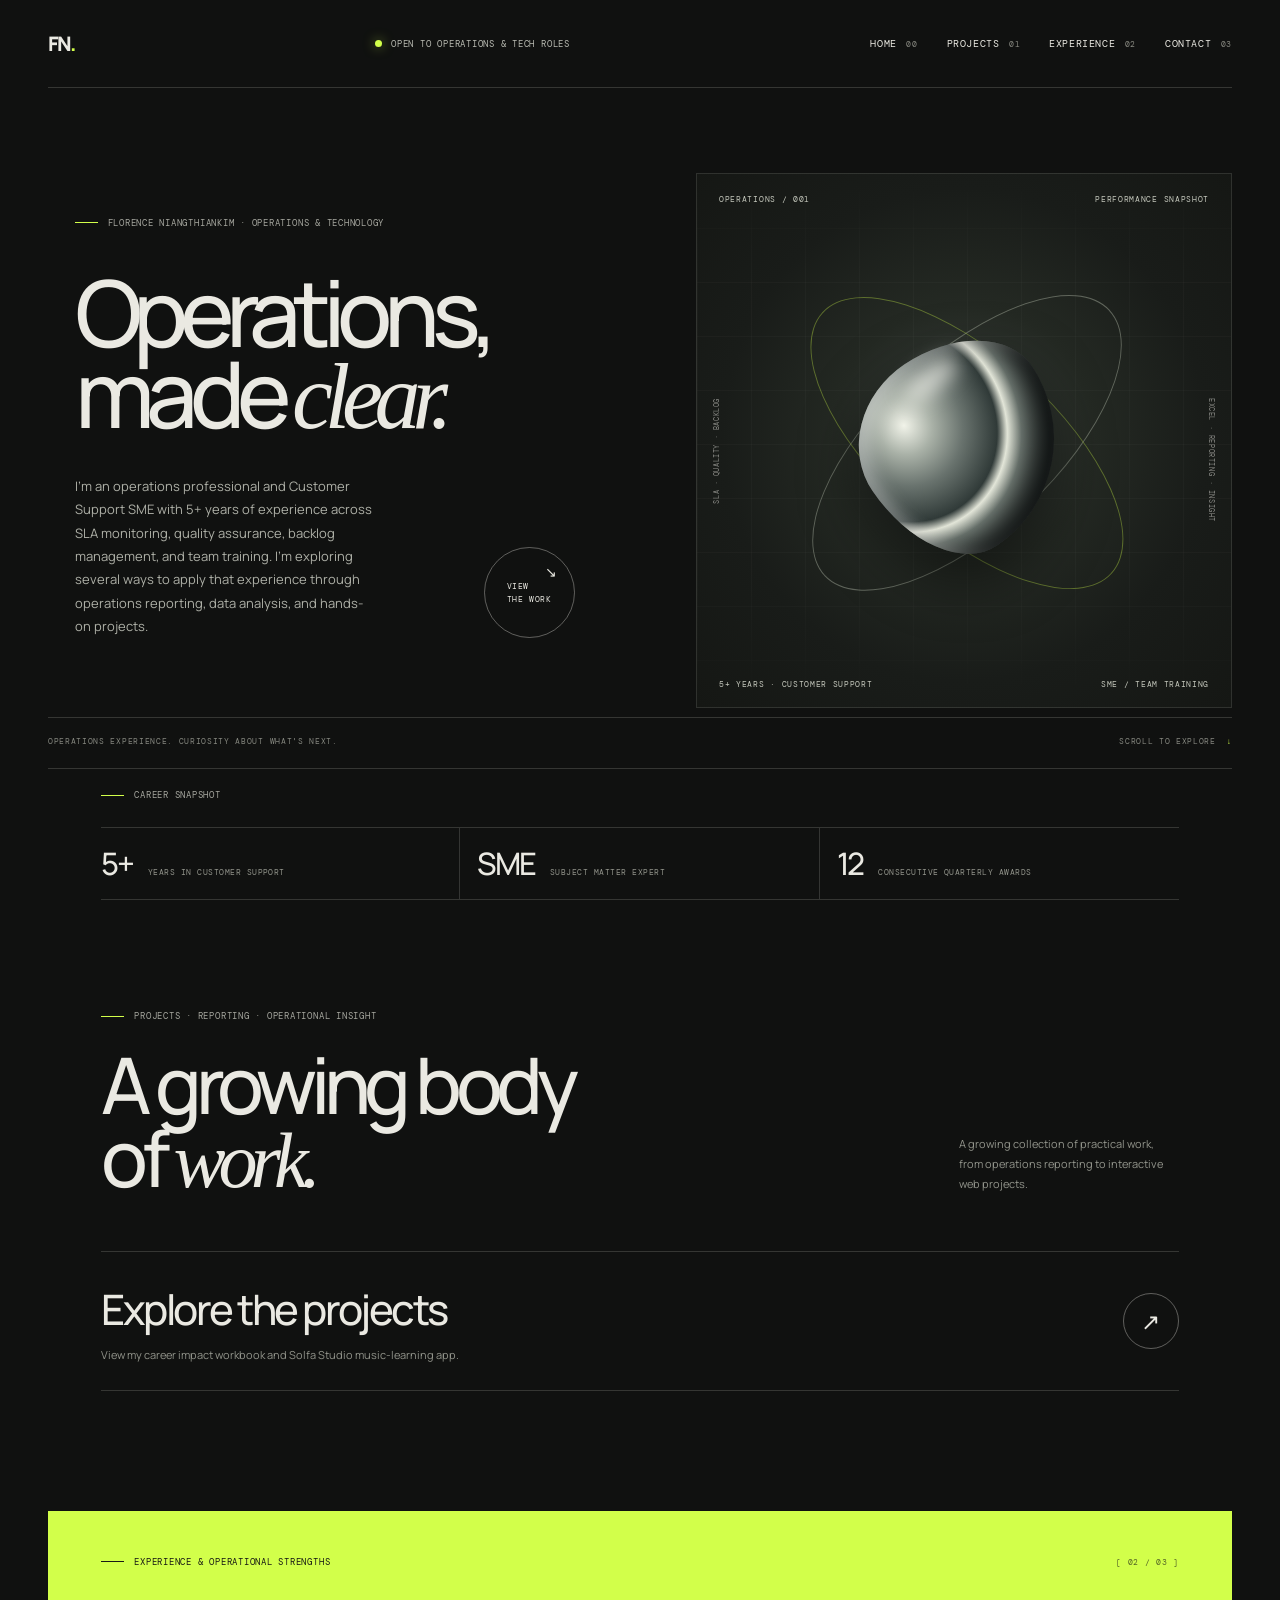
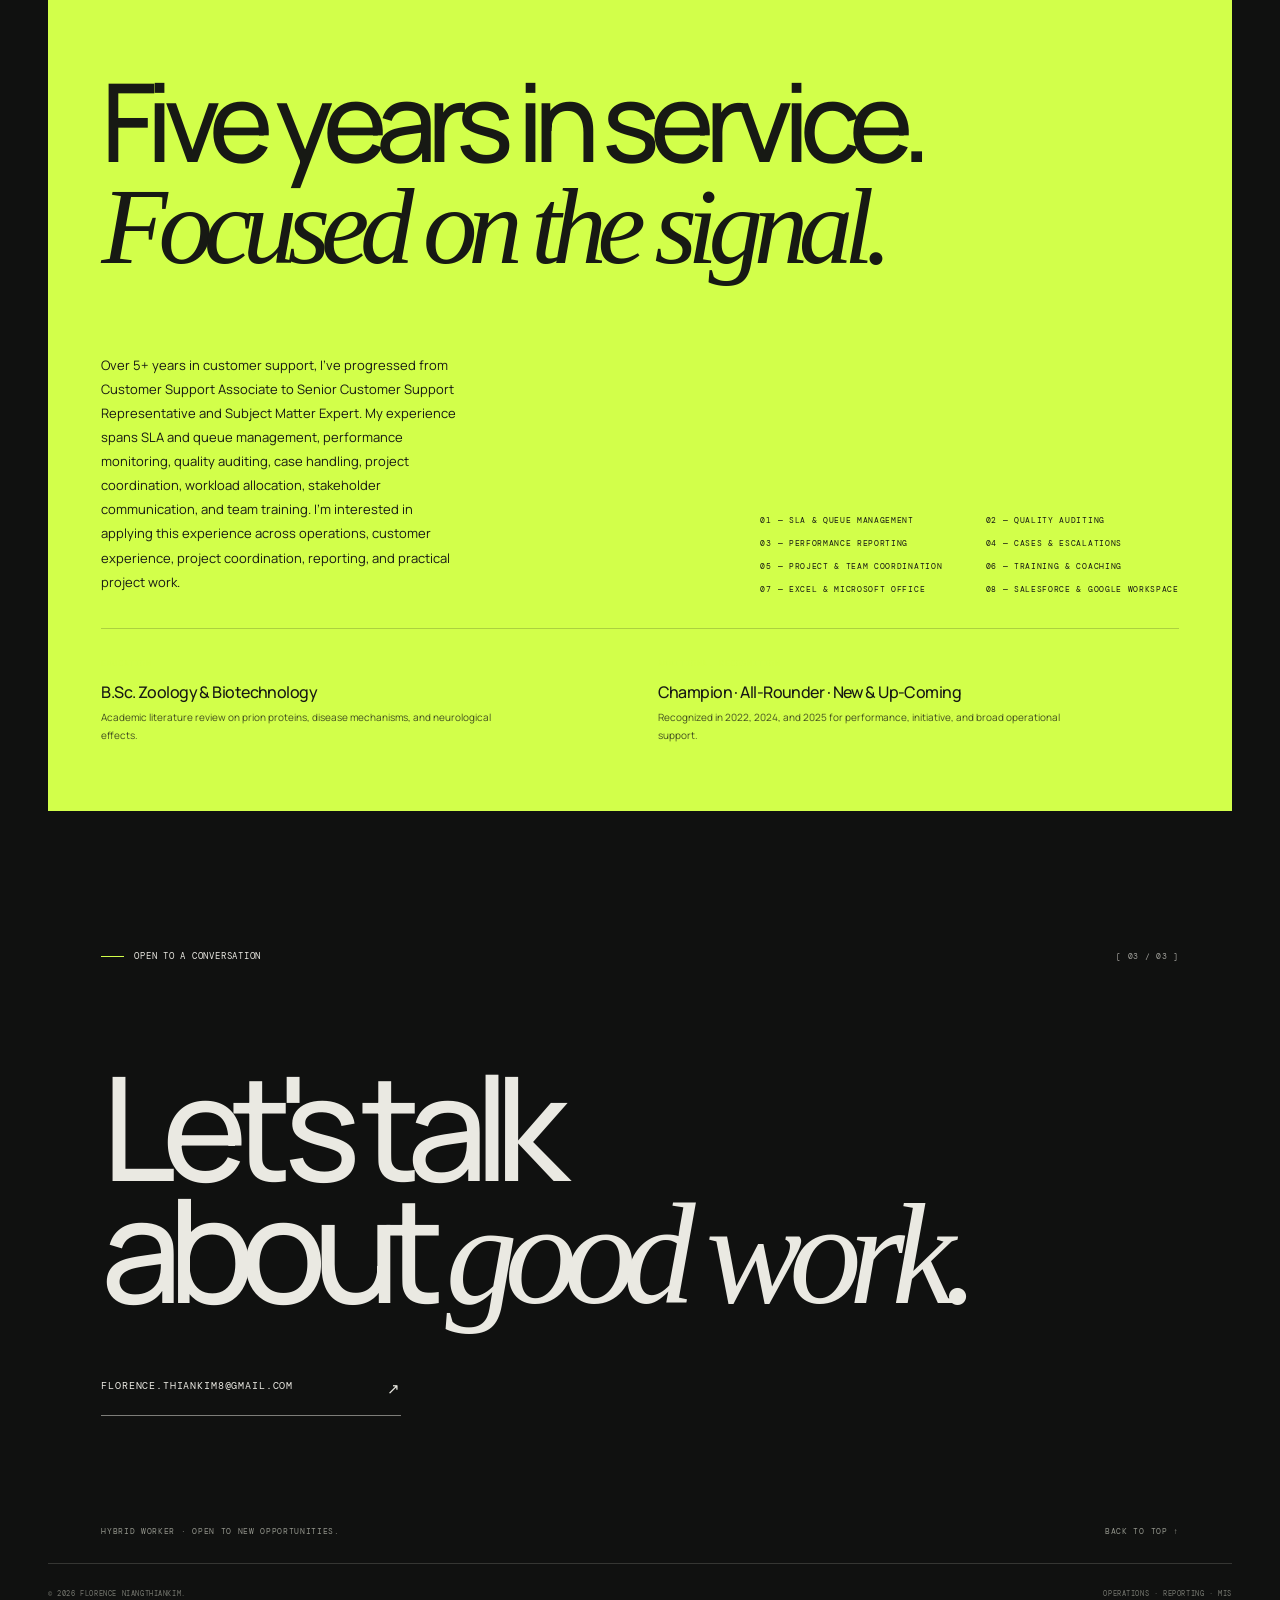
<file: index.html>
<!doctype html>
<html lang="en">
  <head>
    <meta charset="utf-8">
    <meta name="viewport" content="width=device-width, initial-scale=1">
    <meta name="theme-color" content="#101110">
    <meta name="description" content="Florence Niangthiankim is an operations and customer experience professional with 5+ years of experience in SLA management, quality auditing, team training, project coordination, and operations reporting.">
    <title>Florence Niangthiankim — Operations &amp; Customer Experience</title>
    <link rel="preconnect" href="https://fonts.googleapis.com">
    <link rel="preconnect" href="https://fonts.gstatic.com" crossorigin>
    <link href="https://fonts.googleapis.com/css2?family=DM+Mono:wght@400;500&family=Manrope:wght@400;500;600;700;800&display=swap" rel="stylesheet">
    <link rel="stylesheet" href="styles.css">
    <script src="script.js" defer></script>
  </head>
  <body>
    <div class="site-shell">
      <header class="topbar">
        <a class="wordmark" href="#home" aria-label="Florence Niangthiankim, home">FN<span>.</span></a>
        <a class="availability" href="mailto:florence.thiankim8@gmail.com">
          <span class="availability-dot"></span>
          <span>OPEN TO OPERATIONS &amp; TECH ROLES</span>
        </a>
        <button class="menu-toggle" type="button" aria-expanded="false" aria-controls="site-nav">
          <span class="menu-toggle-label">MENU</span>
          <span class="menu-icon" aria-hidden="true"><i></i><i></i></span>
        </button>
        <nav class="site-nav" id="site-nav" aria-label="Main navigation">
          <a href="#home" aria-current="page">HOME <span>00</span></a>
          <a href="projects.html">PROJECTS <span>01</span></a>
          <a href="#about">EXPERIENCE <span>02</span></a>
          <a href="#contact">CONTACT <span>03</span></a>
        </nav>
      </header>

      <main>
        <section class="hero" id="home" aria-labelledby="hero-title">
          <div class="hero-copy">
            <p class="eyebrow"><span class="eyebrow-line"></span> FLORENCE NIANGTHIANKIM · OPERATIONS &amp; TECHNOLOGY</p>
            <h1 class="hero-title-refined" id="hero-title">Operations,<br>made <span class="serif-word">clear.</span></h1>
            <div class="hero-bottom">
              <p class="hero-intro">I'm an operations professional and Customer Support SME with 5+ years of experience across SLA monitoring, quality assurance, backlog management, and team training. I'm exploring several ways to apply that experience through operations reporting, data analysis, and hands-on projects.</p>
              <a class="round-link" href="projects.html" aria-label="Explore the projects page">
                <span>VIEW<br>THE WORK</span>
                <span class="round-link-icon" aria-hidden="true">↘</span>
              </a>
            </div>
          </div>

          <div class="hero-art" aria-label="Abstract metallic visualization of operational performance signals" role="img">
            <div class="art-label art-label-top"><span>OPERATIONS / 001</span><span>PERFORMANCE SNAPSHOT</span></div>
            <div class="art-grid"></div>
            <div class="art-orbit orbit-one"></div>
            <div class="art-orbit orbit-two"></div>
            <div class="art-core">
              <div class="core-shape"></div>
              <div class="core-shine"></div>
            </div>
            <span class="art-coordinate coordinate-left">SLA · QUALITY · BACKLOG</span>
            <span class="art-coordinate coordinate-right">EXCEL · REPORTING · INSIGHT</span>
            <div class="art-label art-label-bottom"><span>5+ YEARS · CUSTOMER SUPPORT</span><span>SME / TEAM TRAINING</span></div>
          </div>
          <div class="hero-meta"><span>OPERATIONS EXPERIENCE. CURIOSITY ABOUT WHAT'S NEXT.</span><span>SCROLL TO EXPLORE <b>↓</b></span></div>
        </section>

        <section class="proof-strip" aria-label="Career snapshot">
          <p class="eyebrow"><span class="eyebrow-line"></span> CAREER SNAPSHOT</p>
          <div class="proof-grid">
            <div><strong>5+</strong><span>YEARS IN CUSTOMER SUPPORT</span></div>
            <div><strong>SME</strong><span>SUBJECT MATTER EXPERT</span></div>
            <div><strong>12</strong><span>CONSECUTIVE QUARTERLY AWARDS</span></div>
          </div>
        </section>

        <section class="work section-wrap project-directory" id="work" aria-labelledby="work-title">
          <div class="section-heading">
            <div>
              <p class="eyebrow"><span class="eyebrow-line"></span> PROJECTS · REPORTING · OPERATIONAL INSIGHT</p>
              <h2 id="work-title">A growing body<br>of <span class="serif-word">work.</span></h2>
            </div>
            <p class="section-note">A growing collection of practical work, from operations reporting to interactive web projects.</p>
          </div>
          <a class="project-directory-link" href="projects.html">
            <span><strong>Explore the projects</strong><small>View my career impact workbook and Solfa Studio music-learning app.</small></span>
            <span class="project-directory-arrow" aria-hidden="true">↗</span>
          </a>
        </section>

        <section class="manifesto" id="about" aria-labelledby="about-title">
          <div class="manifesto-top">
            <p class="eyebrow"><span class="eyebrow-line"></span> EXPERIENCE &amp; OPERATIONAL STRENGTHS</p>
            <span class="manifesto-index">[ 02 / 03 ]</span>
          </div>
          <h2 id="about-title">Five years in service.<br><span class="serif-word">Focused on the signal.</span></h2>
          <div class="manifesto-bottom">
            <p>Over 5+ years in customer support, I've progressed from Customer Support Associate to Senior Customer Support Representative and Subject Matter Expert. My experience spans SLA and queue management, performance monitoring, quality auditing, case handling, project coordination, workload allocation, stakeholder communication, and team training. I'm interested in applying this experience across operations, customer experience, project coordination, reporting, and practical project work.</p>
            <div class="capabilities">
              <span>01 — SLA &amp; QUEUE MANAGEMENT</span>
              <span>02 — QUALITY AUDITING</span>
              <span>03 — PERFORMANCE REPORTING</span>
              <span>04 — CASES &amp; ESCALATIONS</span>
              <span>05 — PROJECT &amp; TEAM COORDINATION</span>
              <span>06 — TRAINING &amp; COACHING</span>
              <span>07 — EXCEL &amp; MICROSOFT OFFICE</span>
              <span>08 — SALESFORCE &amp; GOOGLE WORKSPACE</span>
            </div>
          </div>
          <div class="resume-extras">
            <div>
              <span class="resume-extra-label">EDUCATION</span>
              <h3>B.Sc. Zoology &amp; Biotechnology</h3>
              <p>Academic literature review on prion proteins, disease mechanisms, and neurological effects.</p>
            </div>
            <div>
              <span class="resume-extra-label">ADDITIONAL RECOGNITION</span>
              <h3>Champion · All-Rounder · New &amp; Up-Coming</h3>
              <p>Recognized in 2022, 2024, and 2025 for performance, initiative, and broad operational support.</p>
            </div>
          </div>
        </section>

        <section class="contact section-wrap" id="contact" aria-labelledby="contact-title">
          <div class="contact-top">
            <p class="eyebrow"><span class="eyebrow-line"></span> OPEN TO A CONVERSATION</p>
            <span class="manifesto-index">[ 03 / 03 ]</span>
          </div>
          <h2 id="contact-title">Let's talk<br>about <span class="serif-word">good work.</span></h2>
          <a class="contact-link" href="mailto:florence.thiankim8@gmail.com">
            <span>FLORENCE.THIANKIM8@GMAIL.COM</span><span aria-hidden="true">↗</span>
          </a>
          <div class="contact-footer">
            <span>HYBRID WORKER · OPEN TO NEW OPPORTUNITIES.</span>
            <a class="back-top" href="#home">BACK TO TOP ↑</a>
          </div>
        </section>
      </main>

      <footer class="site-footer">
        <span>© <span id="year"></span> FLORENCE NIANGTHIANKIM.</span>
        <span>OPERATIONS · REPORTING · MIS</span>
      </footer>
    </div>
  </body>
</html>
</file>
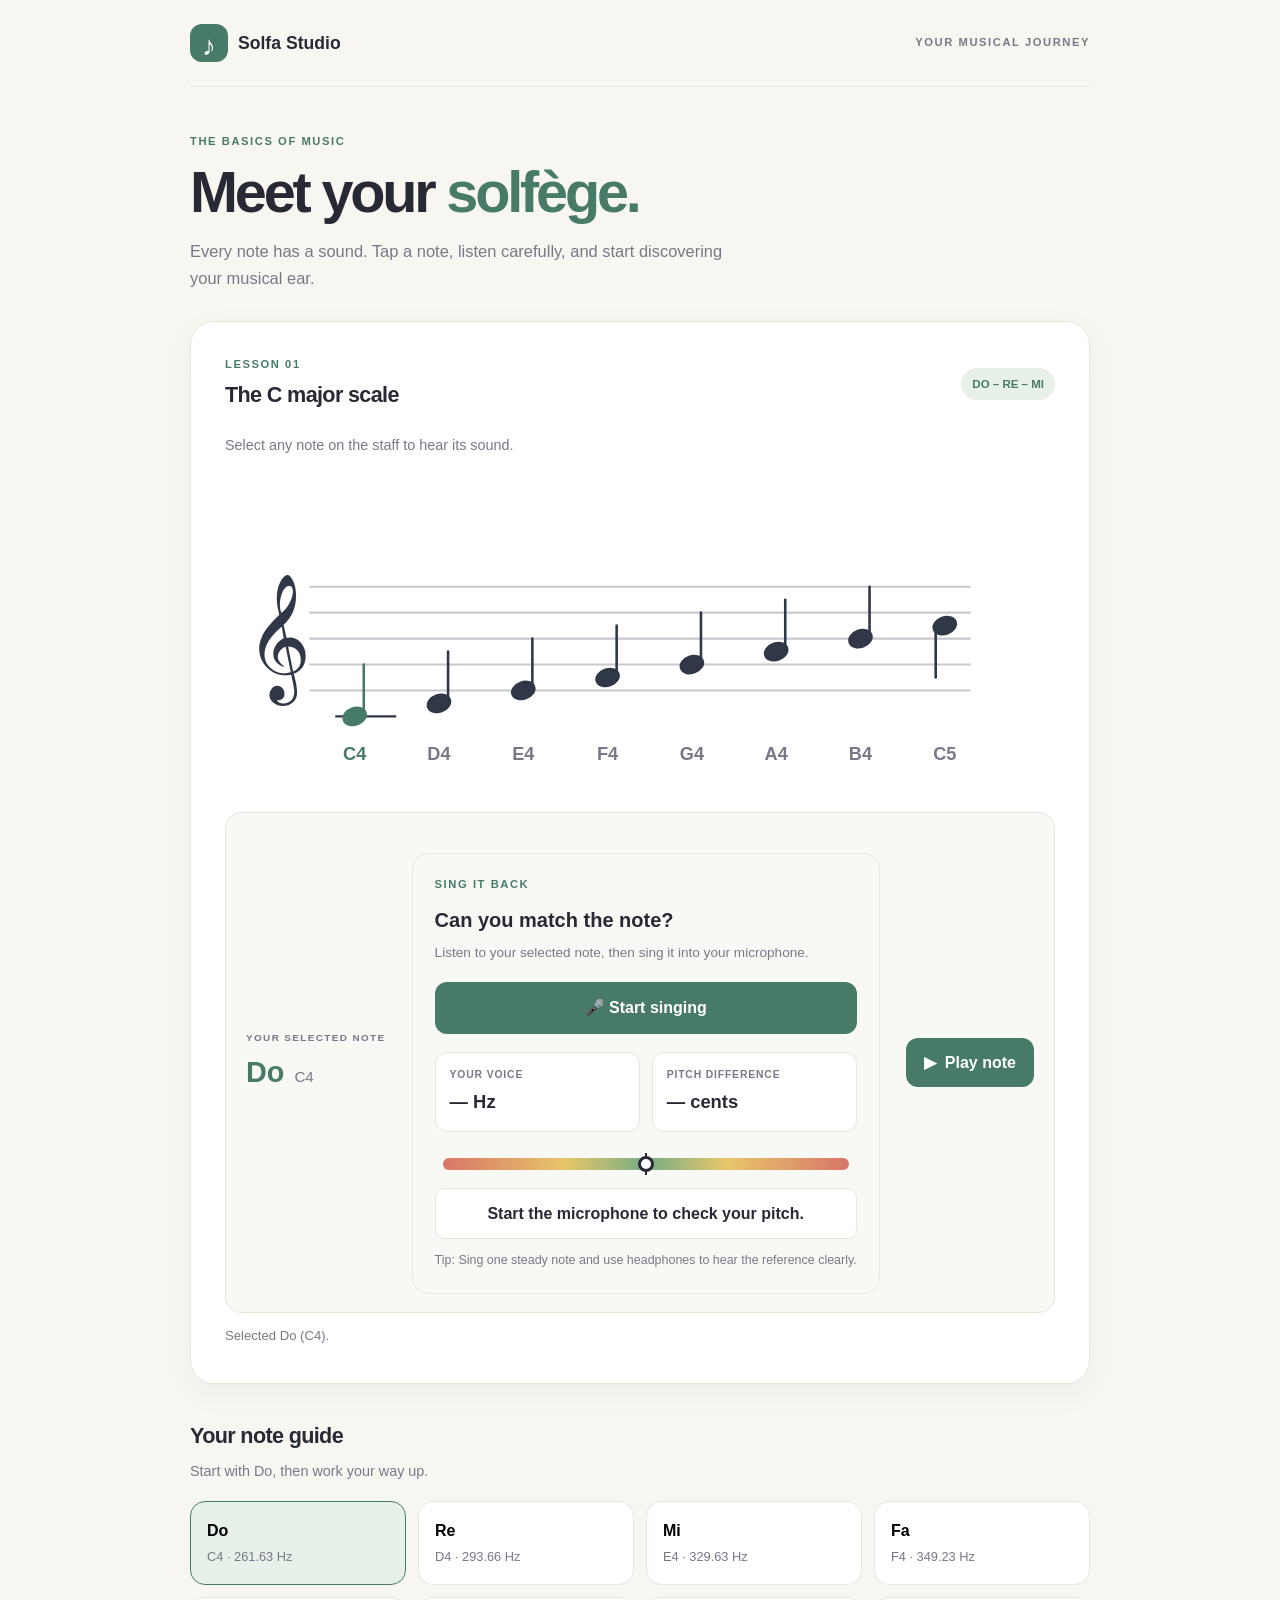
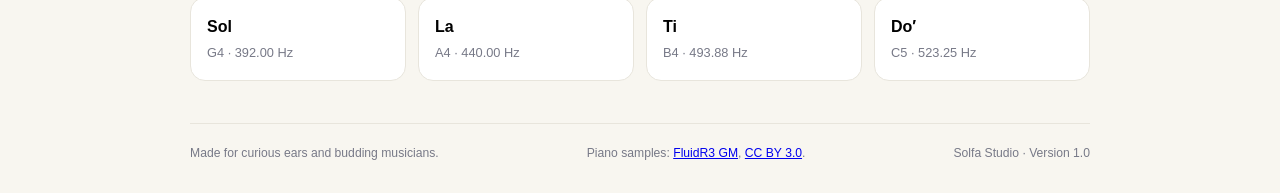
<file: solfa-studio/index.html>
<!DOCTYPE html>
<html lang="en">
<head>
  <meta charset="UTF-8">
  <meta name="viewport" content="width=device-width, initial-scale=1.0">
  <meta name="theme-color" content="#f8f6f0">
  <title>Solfa Studio | Learn Your Notes</title>
  <link rel="stylesheet" href="style.css">
  <script src="script.js" defer></script>
</head>
<body>
  <main class="app">
    <header class="header">
      <a class="brand" href="index.html">
        <span class="brand-icon">♪</span>
        <span>Solfa Studio</span>
      </a>
      <span class="header-label">YOUR MUSICAL JOURNEY</span>
    </header>

    <section class="intro">
      <p class="eyebrow">THE BASICS OF MUSIC</p>
      <h1>Meet your <span>solfège.</span></h1>
      <p class="description">
        Every note has a sound. Tap a note, listen carefully,
        and start discovering your musical ear.
      </p>
    </section>

    <section class="lesson-card" aria-labelledby="lesson-title">
      <div class="card-heading">
        <div>
          <p class="eyebrow">LESSON 01</p>
          <h2 id="lesson-title">The C major scale</h2>
        </div>
        <span class="scale-tag">DO – RE – MI</span>
      </div>

      <p class="instruction">
        Select any note on the staff to hear its sound.
      </p>

      <div class="staff-container">
        <svg
          id="music-staff"
          viewBox="0 0 640 255"
          role="group"
          aria-label="Interactive treble clef staff showing the C major scale"
        >
          <!-- The five lines of the treble clef staff -->
          <g class="staff-lines">
            <line x1="65" y1="90" x2="575" y2="90"/>
            <line x1="65" y1="110" x2="575" y2="110"/>
            <line x1="65" y1="130" x2="575" y2="130"/>
            <line x1="65" y1="150" x2="575" y2="150"/>
            <line x1="65" y1="170" x2="575" y2="170"/>
          </g>

          <!-- Treble clef symbol -->
          <text
            class="clef"
            x="16"
            y="157"
            aria-hidden="true"
          >𝄞</text>

          <!-- Middle C ledger line -->
          <line
            id="ledger-c4"
            class="ledger-line"
            x1="85"
            y1="190"
            x2="132"
            y2="190"
          />

          <!-- Notes are generated by JavaScript -->
          <g id="notes-layer"></g>
        </svg>
      </div>

      <div class="selection-panel" aria-live="polite">
        <div class="selected-note">
          <span class="selected-label">YOUR SELECTED NOTE</span>
          <div class="selected-main">
            <span id="selected-solfa">Do</span>
            <span id="selected-pitch">C4</span>
          </div>
        </div>

        <div class="pitch-checker">
  <p class="eyebrow">SING IT BACK</p>
  <h3>Can you match the note?</h3>
  <p class="pitch-description">
    Listen to your selected note, then sing it into your microphone.
  </p>

  <button id="mic-button" class="mic-button" type="button">
    <span aria-hidden="true">🎤</span>
    Start singing
  </button>

  <div class="pitch-reading" aria-live="polite">
    <div class="reading-item">
      <span class="reading-label">YOUR VOICE</span>
      <strong id="voice-frequency">— Hz</strong>
    </div>

    <div class="reading-item">
      <span class="reading-label">PITCH DIFFERENCE</span>
      <strong id="pitch-difference">— cents</strong>
    </div>
  </div>

  <div
    class="pitch-meter"
    role="meter"
    aria-label="Pitch difference from target"
    aria-valuemin="-50"
    aria-valuemax="50"
    aria-valuenow="0"
  >
    <div class="meter-center"></div>
    <div id="pitch-marker" class="pitch-marker"></div>
  </div>

  <div id="pitch-feedback" class="pitch-feedback" aria-live="polite">
    Start the microphone to check your pitch.
  </div>

  <p class="pitch-hint">
    Tip: Sing one steady note and use headphones to hear the reference clearly.
  </p>
</div>

        <button id="play-button" class="play-button" type="button">
          <span aria-hidden="true">▶</span>
          <span>Play note</span>
        </button>
      </div>

      <p id="status" class="status" aria-live="polite">
        Choose a note to begin.
      </p>
    </section>

    <section class="note-guide" aria-labelledby="guide-title">
      <div class="guide-heading">
        <h2 id="guide-title">Your note guide</h2>
        <p>Start with Do, then work your way up.</p>
      </div>

      <div id="note-list" class="note-list"></div>
    </section>

    <footer class="footer">
      <p>Made for curious ears and budding musicians.</p>
      <p class="audio-credit">
        Piano samples: <a href="https://github.com/gleitz/midi-js-soundfonts">FluidR3 GM</a>,
        <a href="https://creativecommons.org/licenses/by/3.0/">CC BY 3.0</a>.
      </p>
      <span>Solfa Studio · Version 1.0</span>
    </footer>
  </main>
</body>
</html>
</file>
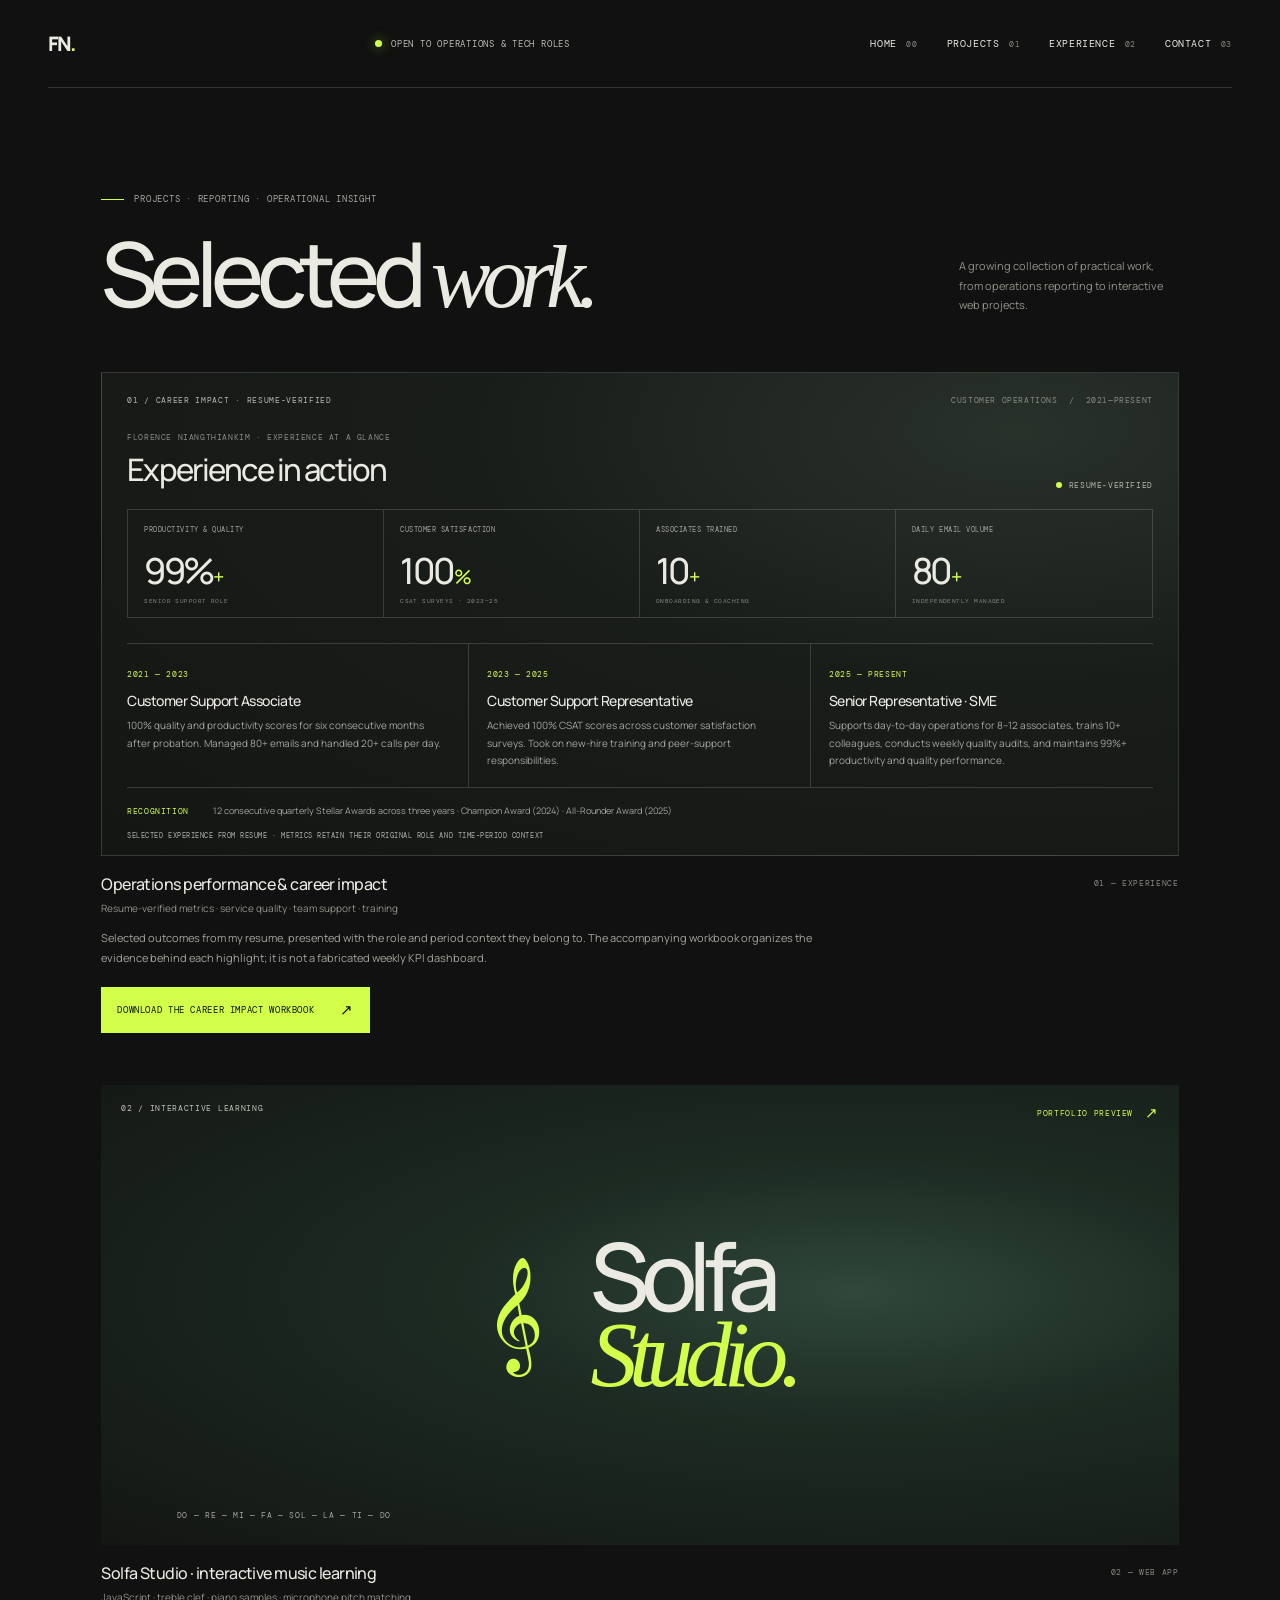
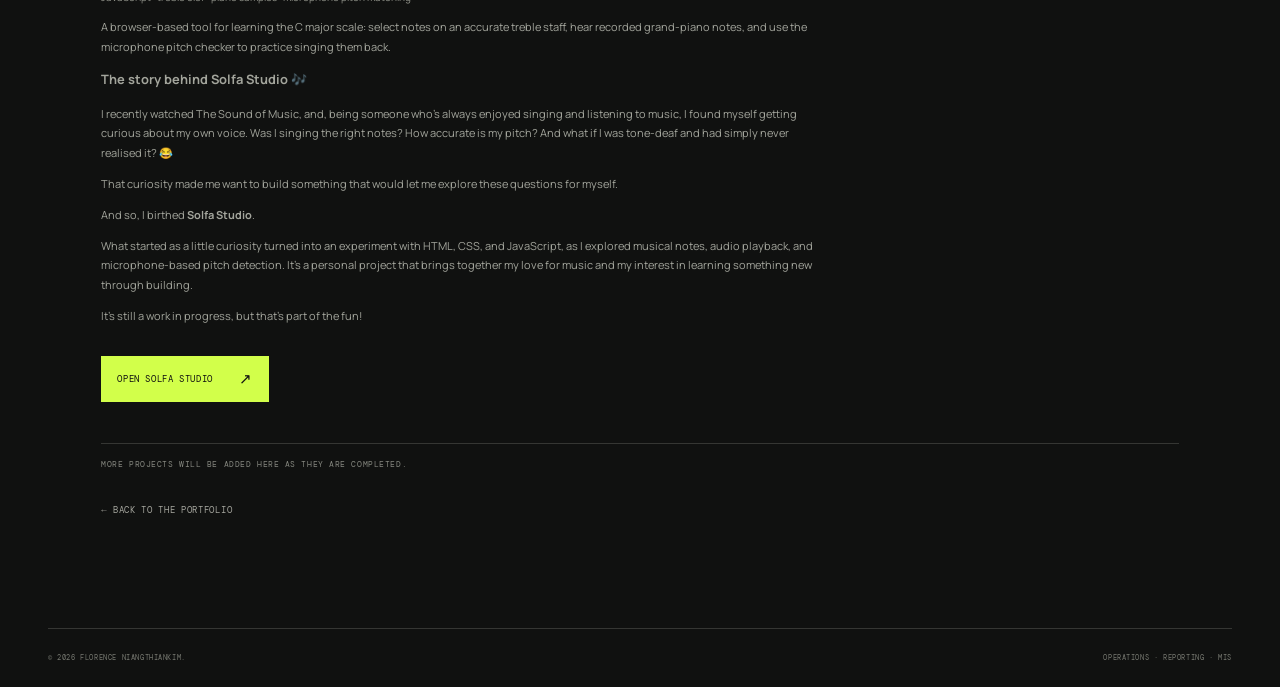
<file: projects.html>
<!doctype html>
<html lang="en">
  <head>
    <meta charset="utf-8">
    <meta name="viewport" content="width=device-width, initial-scale=1">
    <meta name="theme-color" content="#101110">
    <meta name="description" content="Projects by Florence Niangthiankim, including career impact reporting and Solfa Studio, an interactive music learning app.">
    <title>Projects — Florence Niangthiankim</title>
    <link rel="preconnect" href="https://fonts.googleapis.com">
    <link rel="preconnect" href="https://fonts.gstatic.com" crossorigin>
    <link href="https://fonts.googleapis.com/css2?family=DM+Mono:wght@400;500&family=Manrope:wght@400;500;600;700;800&display=swap" rel="stylesheet">
    <link rel="stylesheet" href="styles.css">
    <script src="script.js" defer></script>
  </head>
  <body>
    <div class="site-shell">
      <header class="topbar">
        <a class="wordmark" href="index.html" aria-label="Florence Niangthiankim, home">FN<span>.</span></a>
        <a class="availability" href="mailto:florence.thiankim8@gmail.com">
          <span class="availability-dot"></span>
          <span>OPEN TO OPERATIONS &amp; TECH ROLES</span>
        </a>
        <button class="menu-toggle" type="button" aria-expanded="false" aria-controls="site-nav">
          <span class="menu-toggle-label">MENU</span>
          <span class="menu-icon" aria-hidden="true"><i></i><i></i></span>
        </button>
        <nav class="site-nav" id="site-nav" aria-label="Main navigation">
          <a href="index.html">HOME <span>00</span></a>
          <a href="projects.html" aria-current="page">PROJECTS <span>01</span></a>
          <a href="index.html#about">EXPERIENCE <span>02</span></a>
          <a href="index.html#contact">CONTACT <span>03</span></a>
        </nav>
      </header>

      <main>
        <section class="projects-page section-wrap" aria-labelledby="projects-title">
          <div class="section-heading">
            <div>
              <p class="eyebrow"><span class="eyebrow-line"></span> PROJECTS · REPORTING · OPERATIONAL INSIGHT</p>
              <h1 id="projects-title">Selected <span class="serif-word">work.</span></h1>
            </div>
            <p class="section-note">A growing collection of practical work, from operations reporting to interactive web projects.</p>
          </div>

          <div class="project-list">
            <article class="project-card project-card-wide dashboard-project">
              <div class="dashboard-preview career-dashboard">
                <div class="dashboard-topline">
                  <span class="visual-index">01 / CAREER IMPACT · RESUME-VERIFIED</span>
                  <span class="dashboard-period">CUSTOMER OPERATIONS&nbsp; / &nbsp;2021—PRESENT</span>
                </div>
                <div class="dashboard-title-row">
                  <div>
                    <p class="dashboard-kicker">FLORENCE NIANGTHIANKIM · EXPERIENCE AT A GLANCE</p>
                    <h3>Experience in action</h3>
                  </div>
                  <span class="dashboard-status"><i></i> RESUME-VERIFIED</span>
                </div>
                <div class="dashboard-kpis career-kpis" aria-label="Selected achievements from Florence's resume">
                  <div><span>PRODUCTIVITY &amp; QUALITY</span><strong>99%<span>+</span></strong><small>SENIOR SUPPORT ROLE</small></div>
                  <div><span>CUSTOMER SATISFACTION</span><strong>100<span>%</span></strong><small>CSAT SURVEYS · 2023—25</small></div>
                  <div><span>ASSOCIATES TRAINED</span><strong>10<span>+</span></strong><small>ONBOARDING &amp; COACHING</small></div>
                  <div><span>DAILY EMAIL VOLUME</span><strong>80<span>+</span></strong><small>INDEPENDENTLY MANAGED</small></div>
                </div>
                <div class="career-timeline" aria-label="Career progression and selected responsibilities">
                  <article>
                    <span class="timeline-period">2021 — 2023</span>
                    <h4>Customer Support Associate</h4>
                    <p>100% quality and productivity scores for six consecutive months after probation. Managed 80+ emails and handled 20+ calls per day.</p>
                  </article>
                  <article>
                    <span class="timeline-period">2023 — 2025</span>
                    <h4>Customer Support Representative</h4>
                    <p>Achieved 100% CSAT scores across customer satisfaction surveys. Took on new-hire training and peer-support responsibilities.</p>
                  </article>
                  <article>
                    <span class="timeline-period">2025 — PRESENT</span>
                    <h4>Senior Representative · SME</h4>
                    <p>Supports day-to-day operations for 8–12 associates, trains 10+ colleagues, conducts weekly quality audits, and maintains 99%+ productivity and quality performance.</p>
                  </article>
                </div>
                <div class="career-recognition">
                  <span>RECOGNITION</span>
                  <p>12 consecutive quarterly Stellar Awards across three years · Champion Award (2024) · All-Rounder Award (2025)</p>
                </div>
                <p class="sample-disclaimer">SELECTED EXPERIENCE FROM RESUME · METRICS RETAIN THEIR ORIGINAL ROLE AND TIME-PERIOD CONTEXT</p>
              </div>
              <div class="project-info">
                <div><h2>Operations performance &amp; career impact</h2><p>Resume-verified metrics · service quality · team support · training</p></div>
                <span class="project-kind">01 — EXPERIENCE</span>
              </div>
              <p class="project-description">Selected outcomes from my resume, presented with the role and period context they belong to. The accompanying workbook organizes the evidence behind each highlight; it is not a fabricated weekly KPI dashboard.</p>
              <a class="dashboard-download" href="assets/florence-career-impact.xlsx" download>DOWNLOAD THE CAREER IMPACT WORKBOOK <span aria-hidden="true">↗</span></a>
            </article>
            <article class="project-card project-card-wide solfa-project">
              <a class="project-visual solfa-preview" href="solfa-studio/index.html" aria-label="Open the Solfa Studio portfolio preview">
                <span class="visual-index">02 / INTERACTIVE LEARNING</span>
                <span class="solfa-clef" aria-hidden="true">𝄞</span>
                <span class="solfa-preview-title">Solfa<br><i>Studio.</i></span>
                <span class="solfa-preview-notes" aria-hidden="true">DO — RE — MI — FA — SOL — LA — TI — DO</span>
                <span class="solfa-preview-action">PORTFOLIO PREVIEW <span aria-hidden="true">↗</span></span>
              </a>
              <div class="project-info">
                <div><h2>Solfa Studio · interactive music learning</h2><p>JavaScript · treble clef · piano samples · microphone pitch matching</p></div>
                <span class="project-kind">02 — WEB APP</span>
              </div>
              <div class="project-description">
                <p>A browser-based tool for learning the C major scale: select notes on an accurate treble staff, hear recorded grand-piano notes, and use the microphone pitch checker to practice singing them back.</p>
                <h3>The story behind Solfa Studio 🎶</h3>
                <p>I recently watched <em>The Sound of Music</em>, and, being someone who's always enjoyed singing and listening to music, I found myself getting curious about my own voice. Was I singing the right notes? How accurate is my pitch? And what if I was tone-deaf and had simply never realised it? 😂</p>
                <p>That curiosity made me want to build something that would let me explore these questions for myself.</p>
                <p>And so, I birthed <strong>Solfa Studio</strong>.</p>
                <p>What started as a little curiosity turned into an experiment with HTML, CSS, and JavaScript, as I explored musical notes, audio playback, and microphone-based pitch detection. It's a personal project that brings together my love for music and my interest in learning something new through building.</p>
                <p>It's still a work in progress, but that's part of the fun!</p>
              </div>
              <a class="dashboard-download" href="https://florencethiankim8-wq.github.io/Solfa-Studio/" target="_blank" rel="noopener noreferrer">OPEN SOLFA STUDIO <span aria-hidden="true">↗</span></a>
            </article>
          </div>
          <p class="project-outlook">MORE PROJECTS WILL BE ADDED HERE AS THEY ARE COMPLETED.</p>
          <a class="projects-back-link" href="index.html">← BACK TO THE PORTFOLIO</a>
        </section>
      </main>

      <footer class="site-footer">
        <span>© <span id="year"></span> FLORENCE NIANGTHIANKIM.</span>
        <span>OPERATIONS · REPORTING · MIS</span>
      </footer>
    </div>
  </body>
</html>
</file>
<file: styles.css>
:root {
  color-scheme: dark;
  --ink: #101110;
  --paper: #eae9e2;
  --muted: #888980;
  --line: rgba(234, 233, 226, .17);
  --acid: #d2ff4a;
  --mono: "DM Mono", monospace;
  --sans: "Manrope", Arial, sans-serif;
  font-family: var(--sans);
  background: var(--ink);
  color: var(--paper);
  font-synthesis: none;
  text-rendering: optimizeLegibility;
  scroll-behavior: smooth;
}

* { box-sizing: border-box; }
body { margin: 0; min-width: 320px; background: var(--ink); }
a { color: inherit; text-decoration: none; }
button { font: inherit; }
::selection { color: var(--ink); background: var(--acid); }
.site-shell { width: min(100% - 96px, 1440px); margin-inline: auto; }
.topbar { height: 88px; display: flex; align-items: center; justify-content: space-between; border-bottom: 1px solid var(--line); position: relative; z-index: 5; }
.wordmark { font-size: 20px; font-weight: 800; letter-spacing: -.09em; }
.wordmark span { color: var(--acid); }
.availability, .eyebrow, .hero-meta, .art-label, .art-coordinate, .visual-index, .visual-caption, .project-kind, .manifesto-index, .capabilities, .contact-link, .contact-footer, .site-footer, .menu-toggle, .serein-subtitle, .common-subtitle { font-family: var(--mono); font-size: 9px; letter-spacing: .085em; }
.availability { display: flex; align-items: center; gap: 9px; color: #b9bbb2; }
.availability-dot { width: 7px; height: 7px; border-radius: 50%; background: var(--acid); box-shadow: 0 0 12px rgba(210, 255, 74, .55); }
.site-nav { display: flex; gap: 29px; }
.site-nav a { font-family: var(--mono); font-size: 10px; letter-spacing: .06em; transition: color .2s ease; }
.site-nav a:hover, .social-links a:hover, .back-top:hover { color: var(--acid); }
.site-nav a span { color: var(--muted); font-size: 8px; margin-left: 3px; }
.menu-toggle { display: none; }
.hero { min-height: 680px; display: grid; grid-template-columns: 1fr .91fr; grid-template-rows: 1fr auto; column-gap: 5%; padding: 76px 0 22px; }
.hero-copy { display: flex; flex-direction: column; justify-content: center; padding: 0 0 26px 4.5%; }
.eyebrow { display: flex; align-items: center; gap: 10px; color: #a5a69e; margin: 0; font-size: 9px; }
.eyebrow-line { width: 23px; height: 1px; background: var(--acid); display: inline-block; }
h1, h2, h3, p { margin-top: 0; }
.hero h1 { font-size: clamp(76px, 10.2vw, 148px); letter-spacing: -.095em; line-height: .84; font-weight: 500; margin: 43px 0 37px; }
.hero h1.hero-title-long { font-size: clamp(48px, 6.2vw, 82px); letter-spacing: -.075em; line-height: .91; margin: 37px 0 30px; }
.hero h1.hero-title-refined { font-size: clamp(58px, 7.2vw, 98px); letter-spacing: -.09em; line-height: .88; margin: 43px 0 37px; }
.serif-word { font-family: Georgia, "Times New Roman", serif; font-style: italic; font-weight: 400; letter-spacing: -.09em; }
.hero-bottom { display: flex; align-items: flex-end; justify-content: space-between; gap: 24px; max-width: 500px; }
.hero-intro { color: #aeb0a7; font-size: 13px; line-height: 1.8; max-width: 300px; margin: 0; }
.round-link { width: 91px; height: 91px; border: 1px solid rgba(234, 233, 226, .36); border-radius: 50%; display: flex; align-items: center; justify-content: center; position: relative; flex: 0 0 auto; transition: background .25s ease, color .25s ease, border-color .25s ease; }
.round-link:hover { background: var(--acid); color: var(--ink); border-color: var(--acid); }
.round-link > span:first-child { font-family: var(--mono); font-size: 8px; line-height: 1.6; letter-spacing: .07em; }
.round-link-icon { position: absolute; right: 17px; top: 14px; font-size: 14px; }
.hero-art { align-self: center; height: min(48vw, 535px); min-height: 380px; position: relative; overflow: hidden; background: radial-gradient(ellipse at 50% 49%, #3c433e 0, #242923 34%, #191c19 64%, #151714 100%); border: 1px solid rgba(234, 233, 226, .12); }
.art-grid { position: absolute; inset: 0; opacity: .2; background-image: linear-gradient(rgba(234,233,226,.14) 1px, transparent 1px), linear-gradient(90deg, rgba(234,233,226,.14) 1px, transparent 1px); background-size: 54px 54px; mask-image: linear-gradient(transparent, black 20%, black 75%, transparent); }
.art-label { position: absolute; z-index: 2; left: 22px; right: 22px; display: flex; justify-content: space-between; color: #c5c8bd; font-size: 8px; }
.art-label-top { top: 20px; }
.art-label-bottom { bottom: 18px; }
.art-orbit { border: 1px solid rgba(215, 222, 202, .35); position: absolute; width: 73%; height: 33%; left: 14%; top: 34%; border-radius: 50%; }
.orbit-one { transform: rotate(-43deg); }
.orbit-two { transform: rotate(42deg); border-color: rgba(210, 255, 74, .34); }
.art-core { position: absolute; width: 44%; aspect-ratio: 1; top: 29%; left: 28%; filter: drop-shadow(0 25px 28px rgba(0, 0, 0, .5)); animation: float 7s ease-in-out infinite; }
.core-shape { position: absolute; inset: 7%; border-radius: 48% 52% 64% 36% / 43% 36% 64% 57%; transform: rotate(-34deg); background: radial-gradient(ellipse at 31% 25%, #f1f3e9 0, #a9b1a7 14%, #69736e 29%, #303a38 46%, #e3e6d9 51%, #6d7771 58%, #262d2c 72%, #080b0a 100%); box-shadow: inset -15px -15px 22px rgba(0,0,0,.5), inset 8px 7px 16px rgba(255,255,255,.38); }
.core-shine { position: absolute; width: 28%; height: 10%; top: 17%; left: 22%; border-radius: 50%; background: rgba(255,255,248,.7); filter: blur(10px); transform: rotate(-39deg); }
.art-coordinate { position: absolute; color: rgba(234,233,226,.53); writing-mode: vertical-rl; top: 42%; font-size: 7px; }
.coordinate-left { left: 15px; transform: rotate(180deg); }
.coordinate-right { right: 15px; }
.hero-meta { grid-column: 1 / -1; display: flex; justify-content: space-between; color: #85877f; font-size: 8px; padding-top: 18px; border-top: 1px solid var(--line); }
.hero-meta b { color: var(--acid); padding-left: 5px; }
.proof-strip { padding: 20px 4.5% 0; border-top: 1px solid var(--line); }
.proof-grid { display: grid; grid-template-columns: repeat(3, 1fr); margin-top: 26px; border-top: 1px solid var(--line); border-bottom: 1px solid var(--line); }
.proof-grid > div { display: flex; align-items: baseline; gap: 15px; padding: 20px 17px; border-right: 1px solid var(--line); }
.proof-grid > div:first-child { padding-left: 0; }
.proof-grid > div:last-child { border-right: 0; }
.proof-grid strong { font-size: 31px; line-height: 1; font-weight: 500; letter-spacing: -.07em; }
.proof-grid span { color: #92948b; font: 8px var(--mono); letter-spacing: .06em; }
.section-wrap { padding-inline: 4.5%; }
.work { padding-top: 145px; padding-bottom: 150px; }
.section-heading { display: flex; align-items: flex-end; justify-content: space-between; gap: 28px; margin-bottom: 53px; }
.section-heading h2 { font-size: clamp(49px, 6.1vw, 82px); line-height: .94; letter-spacing: -.08em; font-weight: 500; margin: 26px 0 0; }
.section-heading h2 sup { font-family: var(--mono); font-size: 9px; letter-spacing: .05em; color: var(--muted); vertical-align: top; margin-left: 13px; }
.section-note { color: #92948b; font-size: 11px; line-height: 1.8; max-width: 220px; margin: 0 0 4px; }
.project-list { display: grid; grid-template-columns: 1fr 1fr; column-gap: 22px; row-gap: 52px; }
.project-card-wide { grid-column: 1 / -1; }
.project-directory { padding-top: 110px; padding-bottom: 120px; }
.project-directory-link { display: flex; align-items: center; justify-content: space-between; gap: 24px; padding: 28px 0; border-top: 1px solid var(--line); border-bottom: 1px solid var(--line); transition: color .2s ease; }
.project-directory-link:hover, .projects-back-link:hover { color: var(--acid); }
.project-directory-link > span:first-child { display: grid; gap: 9px; }
.project-directory-link strong { font-size: clamp(24px, 3.5vw, 42px); font-weight: 500; letter-spacing: -.06em; }
.project-directory-link small { color: #92948b; font-size: 11px; }
.project-directory-arrow { display: grid; place-items: center; width: 56px; height: 56px; border: 1px solid rgba(234, 233, 226, .36); border-radius: 50%; font-size: 23px; transition: background .2s ease, color .2s ease; }
.project-directory-link:hover .project-directory-arrow { background: var(--acid); color: var(--ink); border-color: var(--acid); }
.projects-page { padding-top: 105px; padding-bottom: 110px; }
.projects-page .section-heading h1 { font-size: clamp(55px, 7vw, 92px); line-height: .94; letter-spacing: -.08em; font-weight: 500; margin: 26px 0 0; }
.projects-page .dashboard-title-row h3 { font-size: clamp(21px, 3vw, 31px); letter-spacing: -.06em; font-weight: 500; margin: 0; }
.projects-page .project-info h2 { font-size: 16px; font-weight: 500; letter-spacing: -.035em; margin: 0 0 6px; }
.projects-page .career-timeline h4 { margin: 9px 0 7px; font-size: 14px; font-weight: 500; letter-spacing: -.035em; }
.projects-back-link { display: inline-block; margin-top: 35px; color: #a5a69e; font: 9px var(--mono); letter-spacing: .075em; transition: color .2s ease; }
.project-visual { position: relative; min-height: 325px; overflow: hidden; display: grid; place-items: center; }
.project-card-wide .project-visual { min-height: 460px; }
.dashboard-project { grid-column: 1 / -1; }
.dashboard-preview { padding: 22px 25px 15px; min-height: 430px; background: radial-gradient(ellipse at 85% 12%, #29312b 0, #191d1a 42%, #141613 100%); border: 1px solid rgba(234, 233, 226, .15); }
.dashboard-topline, .dashboard-title-row, .chart-heading { display: flex; justify-content: space-between; align-items: center; gap: 15px; }
.dashboard-topline .visual-index { position: static; color: #b7b9b0; }
.dashboard-period, .dashboard-kicker, .dashboard-status, .dashboard-kpis > div > span, .dashboard-kpis small, .chart-heading, .chart-week > span, .sample-disclaimer { font: 8px var(--mono); letter-spacing: .075em; }
.dashboard-period, .dashboard-kicker, .dashboard-kpis small, .chart-heading, .chart-week > span { color: #888b82; }
.dashboard-title-row { margin: 27px 0 19px; align-items: flex-end; }
.dashboard-kicker { margin: 0 0 6px; }
.dashboard-title-row h3 { font-size: clamp(21px, 3vw, 31px); letter-spacing: -.06em; font-weight: 500; margin: 0; }
.dashboard-status { color: #b5b8ab; display: flex; align-items: center; gap: 7px; }
.dashboard-status i { width: 6px; height: 6px; border-radius: 50%; background: var(--acid); }
.dashboard-kpis { display: grid; grid-template-columns: repeat(4, 1fr); border: 1px solid var(--line); }
.dashboard-kpis > div { display: flex; flex-direction: column; gap: 8px; padding: 15px 16px 12px; border-right: 1px solid var(--line); }
.dashboard-kpis > div:last-child { border-right: 0; }
.dashboard-kpis > div > span { color: #a3a69d; white-space: nowrap; font-size: 7px; }
.dashboard-kpis strong { font-size: clamp(23px, 3.6vw, 39px); font-weight: 500; line-height: 1; letter-spacing: -.07em; }
.dashboard-kpis strong span { font-size: .55em; color: var(--acid); }
.dashboard-kpis small { font-size: 6px; }
.career-kpis > div > span { white-space: normal; min-height: 20px; }
.career-kpis strong { font-size: clamp(23px, 3.3vw, 36px); }
.career-timeline { display: grid; grid-template-columns: repeat(3, minmax(0, 1fr)); gap: 0; margin-top: 25px; border-top: 1px solid var(--line); border-bottom: 1px solid var(--line); }
.career-timeline article { min-width: 0; padding: 16px 18px 17px; border-right: 1px solid var(--line); }
.career-timeline article:first-child { padding-left: 0; }
.career-timeline article:last-child { border-right: 0; padding-right: 0; }
.timeline-period, .career-recognition > span, .resume-extra-label { color: var(--acid); font: 8px var(--mono); letter-spacing: .075em; }
.career-timeline h4 { margin: 9px 0 7px; font-size: 14px; font-weight: 500; letter-spacing: -.035em; }
.career-timeline p, .career-recognition p { margin: 0; color: #a3a69d; font-size: 10px; line-height: 1.75; }
.career-recognition { display: flex; gap: 24px; align-items: baseline; padding-top: 15px; }
.career-recognition > span { flex: 0 0 auto; }
.career-recognition p { font-size: 9px; }
.dashboard-chart { margin-top: 22px; }
.chart-heading { font-size: 7px; }
.chart-heading > span:last-child { display: flex; align-items: center; gap: 6px; }
.chart-heading i { display: inline-block; width: 7px; height: 7px; }
.legend-received { background: var(--acid); margin-left: 10px; }
.legend-resolved { background: #89938d; }
.chart-bars { height: 130px; display: grid; grid-template-columns: repeat(8, 1fr); gap: 12px; align-items: end; padding: 16px 7px 0; border-bottom: 1px solid var(--line); background: repeating-linear-gradient(to bottom, transparent 0, transparent 31px, rgba(234,233,226,.07) 32px); }
.chart-week { height: 100%; display: flex; flex-direction: column; align-items: center; justify-content: flex-end; gap: 8px; }
.chart-week > div { display: flex; align-items: flex-end; justify-content: center; gap: 3px; height: 100%; width: 100%; }
.chart-week > div i { display: block; height: var(--bar-height); width: min(34%, 13px); border-radius: 2px 2px 0 0; }
.received-bar { background: var(--acid); }
.resolved-bar { background: #89938d; }
.chart-week > span { font-size: 7px; padding-bottom: 7px; }
.sample-disclaimer { color: #b1b2a9; margin: 13px 0 0; font-size: 7px; }
.project-description { color: #a3a59c; font-size: 11px; line-height: 1.8; max-width: 720px; margin: 13px 0 0; }
.dashboard-download { display: inline-flex; align-items: center; gap: 26px; margin-top: 19px; padding: 13px 16px; background: var(--acid); color: var(--ink); font: 9px var(--mono); letter-spacing: .07em; transition: background .2s ease, transform .2s ease; }
.dashboard-download:hover { background: #e1ff83; transform: translateY(-2px); }
.dashboard-download span { font-size: 15px; }
.solfa-preview { min-height: 290px; padding: 48px 7%; display: flex; align-items: center; justify-content: center; gap: 5%; background: radial-gradient(ellipse at 70% 45%, #30473a 0, #1c2a22 38%, #141613 100%); color: var(--paper); }
.solfa-clef { color: var(--acid); font: 100px/1 "Segoe UI Symbol", "Noto Music", serif; }
.solfa-preview-title { font-size: clamp(48px, 8vw, 94px); font-weight: 500; line-height: .8; letter-spacing: -.09em; }
.solfa-preview-title i { color: var(--acid); font-family: Georgia, serif; font-weight: 400; }
.solfa-preview-notes { position: absolute; left: 7%; bottom: 25px; color: #a3a69d; font: 8px var(--mono); letter-spacing: .08em; }
.solfa-preview-action { position: absolute; top: 18px; right: 20px; display: flex; align-items: center; gap: 12px; color: var(--acid); font: 8px var(--mono); letter-spacing: .08em; }
.solfa-preview-action span { font-size: 15px; }
.solfa-preview:hover .solfa-preview-action { color: var(--paper); }
.resume-extras { display: grid; grid-template-columns: 1fr 1fr; gap: 35px; margin-top: 34px; padding-top: 20px; border-top: 1px solid rgba(23,25,20,.2); }
.resume-extras h3 { margin: 11px 0 6px; font-size: 16px; line-height: 1.35; font-weight: 500; letter-spacing: -.035em; }
.resume-extras p { margin: 0; max-width: 420px; font-size: 10px; line-height: 1.75; opacity: .76; }
.project-outlook { margin: 41px 0 0; padding-top: 15px; border-top: 1px solid var(--line); color: #85877f; font: 8px var(--mono); letter-spacing: .07em; }
.visual-index { position: absolute; top: 18px; left: 20px; z-index: 2; color: rgba(244,244,232,.76); font-size: 8px; }
.project-arrow { position: absolute; top: 17px; right: 20px; z-index: 2; border: 1px solid rgba(244,244,232,.48); width: 33px; height: 33px; display: grid; place-items: center; border-radius: 50%; font-size: 15px; transition: background .2s ease, color .2s ease; }
.project-card:hover .project-arrow { background: var(--acid); color: var(--ink); border-color: var(--acid); }
.visual-vela { background: linear-gradient(135deg, #cc986a 0%, #8d6958 28%, #394442 68%, #253238 100%); }
.visual-vela::before { content: ""; position: absolute; width: 56%; height: 200%; left: 38%; top: -42%; transform: rotate(39deg); border-radius: 50%; background: linear-gradient(90deg, #263035 0%, #dae0d3 12%, #89978c 17%, #303f42 26%, #bfaa89 37%, #60706c 43%, #1d292b 60%); box-shadow: 0 30px 65px rgba(13,21,21,.55); }
.vela-orb { position: absolute; width: 22vw; height: 22vw; max-width: 290px; max-height: 290px; border-radius: 50%; top: 10%; left: 12%; background: radial-gradient(circle at 32% 28%, #fff0d0 0, #efbb79 12%, #ba754d 37%, #8d5145 65%, #403632 100%); box-shadow: 15px 25px 70px rgba(0,0,0,.27); }
.vela-type { position: absolute; font-family: var(--sans); font-weight: 800; font-size: clamp(76px, 16vw, 220px); letter-spacing: -.1em; z-index: 1; text-shadow: 0 5px 25px rgba(0,0,0,.16); }
.vela-type span, .serein-name span { font-family: var(--mono); vertical-align: top; font-size: 9px; letter-spacing: 0; margin-left: 9px; }
.visual-caption { z-index: 2; position: absolute; bottom: 20px; left: 20px; color: rgba(244,244,232,.8); font-size: 8px; }
.project-info { display: flex; justify-content: space-between; align-items: flex-start; gap: 14px; padding-top: 17px; }
.project-info h3 { font-size: 16px; font-weight: 500; letter-spacing: -.035em; margin: 0 0 6px; }
.project-info p { font-size: 10px; color: #92948b; margin: 0; }
.project-kind { color: #878980; font-size: 8px; padding-top: 5px; text-align: right; white-space: nowrap; }
.visual-serein { background: #c4c5ba; color: #252722; }
.serein-circle { position: absolute; width: 68%; aspect-ratio: 1; border-radius: 50%; background: radial-gradient(circle at 40% 36%, #e9eddf 0, #b1b99d 26%, #59614a 60%, #2e362b 100%); box-shadow: 0 20px 50px rgba(30,35,26,.25); }
.serein-name { z-index: 1; font-family: Georgia, serif; font-style: italic; font-size: clamp(46px, 7vw, 91px); letter-spacing: -.09em; }
.visual-serein .visual-index { color: rgba(37,39,34,.68); }
.visual-serein .project-arrow { border-color: rgba(37,39,34,.5); }
.serein-subtitle { position: absolute; bottom: 21px; left: 20px; font-size: 8px; }
.visual-common { background: #d7b18a; color: #282b26; }
.common-sun { position: absolute; width: 43%; aspect-ratio: 1; border-radius: 50%; background: #ea633d; top: 15%; right: 18%; }
.common-horizon { position: absolute; bottom: 0; left: 0; right: 0; height: 42%; background: linear-gradient(157deg, transparent 0 25%, #3b584a 25% 48%, #254537 48%); }
.common-title { position: relative; z-index: 1; font-size: clamp(37px, 5.5vw, 70px); line-height: .84; font-weight: 800; letter-spacing: -.09em; align-self: end; margin-bottom: 24px; }
.common-title span { color: #ea633d; }
.common-subtitle { position: absolute; z-index: 1; left: 20px; bottom: 13px; font-size: 7px; color: rgba(255,255,255,.78); }
.visual-common .visual-index { color: rgba(40,43,38,.72); }
.visual-common .project-arrow { border-color: rgba(40,43,38,.5); }
.manifesto { padding: 45px 4.5% 67px; background: #d2ff4a; color: #171914; }
.manifesto-top, .contact-top { display: flex; justify-content: space-between; align-items: center; }
.manifesto .eyebrow, .contact .eyebrow { color: inherit; }
.manifesto .eyebrow-line { background: currentColor; }
.manifesto-index { font-size: 8px; opacity: .67; }
.manifesto h2 { font-size: clamp(55px, 8.5vw, 116px); letter-spacing: -.09em; line-height: .93; font-weight: 500; margin: 102px 0 76px; }
.manifesto h2 .serif-word { letter-spacing: -.085em; }
.manifesto-bottom { display: flex; justify-content: space-between; align-items: flex-end; gap: 40px; }
.manifesto-bottom > p { font-size: 13px; line-height: 1.85; max-width: 360px; margin: 0; }
.capabilities { display: grid; grid-template-columns: 1fr 1fr; gap: 13px 32px; font-size: 8px; }
.contact { padding-top: 139px; padding-bottom: 27px; }
.contact h2 { font-size: clamp(77px, 11.3vw, 153px); letter-spacing: -.1em; line-height: .84; font-weight: 500; margin: 103px 0 48px; }
.contact-link { display: flex; width: fit-content; min-width: 300px; justify-content: space-between; gap: 54px; padding: 16px 0; border-bottom: 1px solid rgba(234,233,226,.5); font-size: 10px; transition: color .2s, border-color .2s; }
.contact-link:hover { color: var(--acid); border-color: var(--acid); }
.contact-link span:last-child { font-size: 15px; }
.contact-footer { display: flex; justify-content: space-between; align-items: center; gap: 20px; color: #92948b; margin-top: 110px; font-size: 8px; }
.social-links { display: flex; gap: 26px; }
.social-links a, .back-top { transition: color .2s; }
.site-footer { min-height: 59px; border-top: 1px solid var(--line); display: flex; justify-content: space-between; align-items: center; gap: 20px; color: #777971; font-size: 7px; }
.reveal { opacity: 0; transform: translateY(24px); transition: opacity .7s ease, transform .7s cubic-bezier(.2,.7,.2,1); }
.reveal.is-visible { opacity: 1; transform: translateY(0); }
@keyframes float { 0%, 100% { transform: translateY(0) rotate(0); } 50% { transform: translateY(-12px) rotate(3deg); } }
@media (prefers-reduced-motion: reduce) {
  *, *::before, *::after { scroll-behavior: auto !important; animation-duration: .01ms !important; animation-iteration-count: 1 !important; transition-duration: .01ms !important; }
  .reveal { opacity: 1; transform: none; }
}
@media (max-width: 900px) {
  .site-shell { width: min(100% - 52px, 1440px); }
  .hero { min-height: 600px; column-gap: 3%; }
  .hero-copy { padding-left: 0; }
  .hero h1 { font-size: clamp(70px, 11vw, 105px); }
  .hero-art { height: 440px; min-height: 340px; }
  .section-wrap { padding-inline: 2%; }
  .manifesto { padding-inline: 2%; }
  .project-visual { min-height: 280px; }
  .project-card-wide .project-visual { min-height: 370px; }
  .proof-strip { padding-inline: 2%; }
  .proof-grid > div { padding-inline: 12px; }
  .proof-grid strong { font-size: 26px; }
  .dashboard-preview { padding-inline: 18px; }
  .dashboard-kpis > div { padding-inline: 10px; }
  .career-timeline article { padding-inline: 12px; }
  .career-timeline h4 { font-size: 12px; }
  .career-timeline p { font-size: 9px; }
}
@media (max-width: 650px) {
  .site-shell { width: calc(100% - 36px); }
  .topbar { height: 70px; }
  .availability { margin-left: auto; margin-right: 23px; font-size: 7px; }
  .menu-toggle { display: flex; align-items: center; gap: 10px; border: 0; background: none; color: var(--paper); padding: 10px 0 10px 10px; font-size: 8px; cursor: pointer; }
  .menu-icon { display: grid; gap: 4px; }
  .menu-icon i { display: block; width: 17px; height: 1px; background: var(--paper); transition: transform .2s; }
  .menu-toggle[aria-expanded="true"] .menu-icon i:first-child { transform: translateY(2.5px) rotate(45deg); }
  .menu-toggle[aria-expanded="true"] .menu-icon i:last-child { transform: translateY(-2.5px) rotate(-45deg); }
  .site-nav { display: none; position: absolute; top: 69px; left: -18px; right: -18px; padding: 23px 18px; flex-direction: column; gap: 23px; background: #171916; border-bottom: 1px solid var(--line); }
  .site-nav.is-open { display: flex; }
  .hero { display: flex; flex-direction: column; min-height: auto; padding: 62px 0 18px; gap: 37px; }
  .hero-copy { padding: 0; }
  .eyebrow { font-size: 8px; }
  .hero h1 { font-size: clamp(76px, 17vw, 108px); margin: 35px 0 29px; }
  .hero h1.hero-title-long { font-size: clamp(43px, 12.3vw, 60px); line-height: .91; margin: 34px 0 27px; }
  .hero h1.hero-title-refined { font-size: clamp(59px, 15.5vw, 76px); line-height: .9; margin: 35px 0 29px; }
  .hero-intro { font-size: 12px; max-width: 255px; }
  .round-link { width: 78px; height: 78px; }
  .round-link-icon { right: 13px; top: 10px; }
  .hero-art { width: 100%; height: 105vw; min-height: 350px; max-height: 500px; }
  .hero-meta { width: 100%; font-size: 7px; }
  .proof-strip { padding: 19px 0 0; }
  .proof-grid { grid-template-columns: 1fr; margin-top: 18px; }
  .proof-grid > div, .proof-grid > div:first-child { padding: 14px 3px; border-right: 0; border-bottom: 1px solid var(--line); }
  .proof-grid > div:last-child { border-bottom: 0; }
  .proof-grid strong { width: 58px; font-size: 27px; }
  .proof-grid span { font-size: 7px; }
  .section-wrap { padding-inline: 0; }
  .work { padding-top: 93px; padding-bottom: 98px; }
  .project-directory, .projects-page { padding-top: 82px; padding-bottom: 88px; }
  .project-directory-link { padding: 21px 0; }
  .project-directory-link small { font-size: 10px; line-height: 1.6; }
  .project-directory-arrow { width: 46px; height: 46px; flex: 0 0 auto; }
  .projects-page .section-heading h1 { font-size: clamp(51px, 12vw, 76px); margin-top: 22px; }
  .projects-page .section-heading { margin-bottom: 34px; }
  .section-heading { display: block; margin-bottom: 34px; }
  .section-heading h2 { font-size: clamp(51px, 12vw, 76px); margin-top: 22px; }
  .section-note { margin-top: 16px; max-width: 290px; }
  .project-list { grid-template-columns: 1fr; row-gap: 37px; }
  .project-card-wide { grid-column: auto; }
  .project-visual, .project-card-wide .project-visual { min-height: 82vw; max-height: 420px; }
  .dashboard-preview { min-height: 0; padding: 15px 12px 12px; }
  .dashboard-topline { align-items: flex-start; }
  .dashboard-topline .visual-index, .dashboard-period { font-size: 6px; }
  .dashboard-title-row { margin: 22px 0 15px; }
  .dashboard-title-row h3 { font-size: 21px; }
  .dashboard-status { font-size: 6px; }
  .dashboard-kpis { grid-template-columns: repeat(2, minmax(0, 1fr)); }
  .dashboard-kpis > div { min-width: 0; padding: 11px 10px 9px; gap: 7px; border-bottom: 1px solid var(--line); }
  .dashboard-kpis > div:nth-child(odd) { border-right: 1px solid var(--line); }
  .dashboard-kpis > div:nth-child(even) { border-right: 0; }
  .dashboard-kpis > div:nth-last-child(-n+2) { border-bottom: 0; }
  .dashboard-kpis > div > span { font-size: 7px; white-space: normal; min-height: 0; }
  .dashboard-kpis strong { font-size: clamp(20px, 7vw, 27px); }
  .dashboard-kpis small { font-size: 6px; }
  .career-kpis > div > span { min-height: 0; }
  .career-timeline { grid-template-columns: 1fr; margin-top: 18px; }
  .career-timeline article, .career-timeline article:first-child, .career-timeline article:last-child { padding: 13px 2px; border-right: 0; border-bottom: 1px solid var(--line); }
  .career-timeline article:last-child { border-bottom: 0; }
  .career-timeline h4 { font-size: 13px; margin: 6px 0; }
  .career-timeline p { font-size: 10px; }
  .career-recognition { display: block; padding-top: 13px; }
  .career-recognition p { font-size: 9px; margin-top: 7px; }
  .dashboard-chart { margin-top: 17px; }
  .chart-heading { align-items: flex-start; font-size: 6px; }
  .chart-heading > span:last-child { flex-wrap: wrap; justify-content: flex-end; font-size: 5px; max-width: 130px; }
  .chart-bars { height: 106px; gap: 3px; padding-inline: 1px; }
  .chart-week > span { font-size: 6px; }
  .sample-disclaimer { font-size: 5px; line-height: 1.7; }
  .project-description { font-size: 10px; }
  .dashboard-download { font-size: 8px; gap: 16px; }
  .project-outlook { font-size: 7px; line-height: 1.8; margin-top: 31px; }
  .vela-orb { width: 45vw; height: 45vw; }
  .vela-type { font-size: 28vw; }
  .serein-name { font-size: 18vw; }
  .common-title { font-size: 15vw; }
  .project-info { padding-top: 13px; }
  .project-info h3 { font-size: 14px; }
  .project-info p { font-size: 9px; }
  .project-kind { font-size: 7px; }
  .projects-page .dashboard-title-row { align-items: flex-start; }
  .projects-page .project-info h2 { font-size: 14px; }
  .projects-page .career-timeline h4 { font-size: 13px; margin: 6px 0; }
  .manifesto { padding: 32px 18px 37px; margin-inline: -18px; }
  .manifesto h2 { font-size: clamp(53px, 12vw, 78px); margin: 76px 0 47px; }
  .manifesto-bottom { display: block; }
  .manifesto-bottom > p { font-size: 12px; }
  .capabilities { margin-top: 32px; gap: 13px 12px; font-size: 7px; }
  .resume-extras { grid-template-columns: 1fr; gap: 23px; margin-top: 29px; }
  .resume-extras h3 { font-size: 14px; }
  .contact { padding-top: 92px; }
  .contact h2 { font-size: clamp(75px, 16vw, 108px); margin: 76px 0 39px; }
  .contact-link { min-width: min(100%, 300px); font-size: 9px; }
  .contact-footer { align-items: flex-start; flex-wrap: wrap; margin-top: 71px; row-gap: 22px; font-size: 7px; }
  .contact-footer > span { width: 100%; }
  .social-links { gap: 15px; }
  .site-footer { min-height: 70px; flex-wrap: wrap; justify-content: space-between; padding: 14px 0; row-gap: 8px; }
  .site-footer span:nth-child(2) { display: none; }
}
</file>
<file: solfa-studio/style.css>
:root {
  --background: #f8f6f0;
  --paper: #ffffff;
  --ink: #272a35;
  --muted: #777987;
  --accent: #477b68;
  --accent-light: #e7f0e9;
  --staff: #c8c9ce;
  --border: #e8e5dc;
  --note: #303747;
}

* {
  box-sizing: border-box;
}

body {
  margin: 0;
  background: var(--background);
  color: var(--ink);
  font-family: Inter, "Segoe UI", Arial, sans-serif;
  line-height: 1.6;
}

button,
a {
  font: inherit;
}

button {
  -webkit-tap-highlight-color: transparent;
}

.app {
  width: min(100% - 36px, 900px);
  margin: 0 auto;
}

.header {
  display: flex;
  justify-content: space-between;
  align-items: center;
  padding: 24px 0;
  border-bottom: 1px solid var(--border);
  gap: 16px;
}

.brand {
  display: flex;
  align-items: center;
  gap: 10px;
  color: var(--ink);
  font-size: 1.1rem;
  font-weight: 750;
  text-decoration: none;
}

.brand-icon {
  display: grid;
  place-items: center;
  width: 38px;
  height: 38px;
  background: var(--accent);
  color: white;
  border-radius: 12px;
  font-size: 1.7rem;
}

.header-label,
.eyebrow,
.selected-label {
  font-size: 0.7rem;
  letter-spacing: 0.14em;
  font-weight: 750;
}

.header-label {
  color: var(--muted);
  text-align: right;
}

.intro {
  padding: 46px 0 30px;
  max-width: 620px;
}

.eyebrow {
  margin: 0 0 10px;
  color: var(--accent);
}

h1,
h2,
p {
  margin-top: 0;
}

h1 {
  margin-bottom: 14px;
  font-size: clamp(2.2rem, 6vw, 3.6rem);
  letter-spacing: -0.055em;
  line-height: 1.1;
}

h1 span {
  color: var(--accent);
}

.description {
  max-width: 540px;
  margin-bottom: 0;
  color: var(--muted);
  font-size: 1.03rem;
}

.lesson-card {
  padding: clamp(18px, 4vw, 34px);
  background: var(--paper);
  border: 1px solid var(--border);
  border-radius: 24px;
  box-shadow: 0 10px 35px rgb(30 35 40 / 4%);
}

.card-heading {
  display: flex;
  justify-content: space-between;
  align-items: center;
  gap: 14px;
}

.card-heading .eyebrow {
  margin-bottom: 4px;
}

.card-heading h2,
.guide-heading h2 {
  margin-bottom: 0;
  font-size: 1.35rem;
  letter-spacing: -0.03em;
}

.scale-tag {
  padding: 7px 11px;
  background: var(--accent-light);
  color: var(--accent);
  border-radius: 999px;
  font-size: 0.72rem;
  font-weight: 750;
  white-space: nowrap;
}

.instruction {
  margin: 22px 0 0;
  color: var(--muted);
  font-size: 0.9rem;
}

.staff-container {
  width: 100%;
  margin: 12px 0 0;
  overflow-x: auto;
  overflow-y: hidden;
}

#music-staff {
  display: block;
  width: 100%;
  min-width: 490px;
  height: auto;
}

.staff-lines line {
  stroke: var(--staff);
  stroke-width: 1.6;
}

.ledger-line {
  stroke: var(--note);
  stroke-width: 1.8;
}

.clef {
  fill: var(--note);
  font-family: "Noto Music", "Segoe UI Symbol", serif;
  font-size: 85px;
}

.note {
  cursor: pointer;
  outline: none;
}

.note .notehead {
  fill: var(--note);
  stroke: var(--note);
  stroke-width: 1.5;
  transition: fill 140ms ease, stroke 140ms ease;
}

.note .stem {
  stroke: var(--note);
  stroke-width: 2;
  stroke-linecap: round;
}

.note .hit-area {
  fill: transparent;
  stroke: none;
}

.note .note-label {
  fill: var(--muted);
  font-family: Inter, "Segoe UI", Arial, sans-serif;
  font-size: 14px;
  font-weight: 650;
  text-anchor: middle;
}

.note.selected .notehead {
  fill: var(--accent);
  stroke: var(--accent);
}

.note.selected .stem {
  stroke: var(--accent);
}

.note.selected .note-label {
  fill: var(--accent);
  font-weight: 800;
}

.note:focus-visible .notehead {
  stroke: #d18c45;
  stroke-width: 4;
}

.selection-panel {
  display: flex;
  justify-content: space-between;
  align-items: center;
  gap: 18px;
  margin-top: 12px;
  padding: 18px 20px;
  background: #f8f8f5;
  border: 1px solid var(--border);
  border-radius: 16px;
}

.selected-label {
  display: block;
  color: var(--muted);
  font-size: 0.62rem;
}

.selected-main {
  display: flex;
  align-items: baseline;
  gap: 10px;
  margin-top: 3px;
}

#selected-solfa {
  color: var(--accent);
  font-size: 1.8rem;
  font-weight: 800;
}

#selected-pitch {
  color: var(--muted);
  font-size: 0.95rem;
}

.play-button {
  display: inline-flex;
  align-items: center;
  justify-content: center;
  gap: 9px;
  padding: 12px 18px;
  background: var(--accent);
  color: white;
  border: none;
  border-radius: 12px;
  cursor: pointer;
  font-weight: 700;
  transition: background 150ms ease, transform 150ms ease;
}

.play-button:hover {
  background: #356551;
}

.play-button:active {
  transform: scale(0.97);
}

.play-button:focus-visible,
.note-button:focus-visible {
  outline: 3px solid #d18c45;
  outline-offset: 3px;
}

.status {
  min-height: 24px;
  margin: 12px 0 0;
  color: var(--muted);
  font-size: 0.82rem;
}

.note-guide {
  padding: 35px 0 42px;
}

.guide-heading {
  margin-bottom: 18px;
}

.guide-heading p {
  margin: 6px 0 0;
  color: var(--muted);
  font-size: 0.9rem;
}

.note-list {
  display: grid;
  grid-template-columns: repeat(4, minmax(0, 1fr));
  gap: 12px;
}

.note-button {
  display: flex;
  flex-direction: column;
  align-items: flex-start;
  gap: 4px;
  padding: 16px;
  background: var(--paper);
  border: 1px solid var(--border);
  border-radius: 15px;
  cursor: pointer;
  text-align: left;
  transition: border-color 150ms ease, background 150ms ease;
}

.note-button:hover {
  border-color: var(--accent);
}

.note-button.selected {
  background: var(--accent-light);
  border-color: var(--accent);
}

.note-button .note-name {
  font-weight: 800;
  font-size: 1rem;
}

.note-button .note-pitch {
  color: var(--muted);
  font-size: 0.8rem;
}

.footer {
  display: flex;
  justify-content: space-between;
  gap: 14px;
  padding: 20px 0 30px;
  border-top: 1px solid var(--border);
  color: var(--muted);
  font-size: 0.76rem;
}

.footer p {
  margin: 0;
}

@media (max-width: 560px) {
  .app {
    width: min(100% - 24px, 900px);
  }

  .header {
    padding: 17px 0;
  }

  .header-label {
    max-width: 120px;
    font-size: 0.58rem;
  }

  .intro {
    padding-top: 34px;
  }

  .lesson-card {
    border-radius: 18px;
  }

  .card-heading {
    align-items: flex-start;
  }

  .scale-tag {
    font-size: 0.62rem;
  }

  .selection-panel {
    align-items: flex-start;
    flex-direction: column;
  }

  .play-button {
    width: 100%;
  }

  .note-list {
    grid-template-columns: repeat(2, minmax(0, 1fr));
  }

  .footer {
    flex-direction: column;
  }
}

@media (prefers-reduced-motion: reduce) {
  *,
  *::before,
  *::after {
    transition-duration: 0.01ms !important;
  }
}

.pitch-checker {
  margin-top: 22px;
  padding: 22px;
  background: #f8f8f5;
  border: 1px solid var(--border);
  border-radius: 16px;
}

.pitch-checker h3 {
  margin: 0 0 6px;
  font-size: 1.25rem;
}

.pitch-description,
.pitch-hint {
  color: var(--muted);
  font-size: 0.85rem;
}

.pitch-description {
  margin-bottom: 18px;
}

.mic-button {
  width: 100%;
  padding: 13px 18px;
  border: 0;
  border-radius: 12px;
  background: var(--accent);
  color: white;
  font-weight: 750;
  cursor: pointer;
}

.mic-button:hover {
  background: #356551;
}

.mic-button:focus-visible {
  outline: 3px solid #d18c45;
  outline-offset: 3px;
}

.pitch-reading {
  display: grid;
  grid-template-columns: 1fr 1fr;
  gap: 12px;
  margin-top: 18px;
}

.reading-item {
  display: flex;
  flex-direction: column;
  gap: 4px;
  padding: 14px;
  background: white;
  border: 1px solid var(--border);
  border-radius: 12px;
}

.reading-label {
  color: var(--muted);
  font-size: 0.65rem;
  font-weight: 750;
  letter-spacing: 0.08em;
}

.reading-item strong {
  font-size: 1.15rem;
  font-variant-numeric: tabular-nums;
}

.pitch-meter {
  position: relative;
  height: 12px;
  margin: 26px 8px 18px;
  border-radius: 999px;
  background: linear-gradient(
    to right,
    #d87569 0%,
    #e8c66a 30%,
    #77ad86 50%,
    #e8c66a 70%,
    #d87569 100%
  );
}

.meter-center {
  position: absolute;
  top: -5px;
  left: 50%;
  width: 2px;
  height: 22px;
  background: var(--ink);
  transform: translateX(-50%);
}

.pitch-marker {
  position: absolute;
  top: 50%;
  left: 50%;
  width: 16px;
  height: 16px;
  background: white;
  border: 3px solid var(--ink);
  border-radius: 50%;
  transform: translate(-50%, -50%);
  transition: left 100ms linear;
}

.pitch-feedback {
  padding: 12px;
  background: white;
  border: 1px solid var(--border);
  border-radius: 10px;
  text-align: center;
  font-weight: 750;
}

.pitch-feedback.good {
  color: #267448;
}

.pitch-feedback.high {
  color: #a45d18;
}

.pitch-feedback.low {
  color: #a64a43;
}

.pitch-hint {
  margin: 12px 0 0;
  font-size: 0.78rem;
}

@media (max-width: 560px) {
  .pitch-checker {
    padding: 16px;
  }

  .pitch-reading {
    grid-template-columns: 1fr 1fr;
  }
}
</file>
